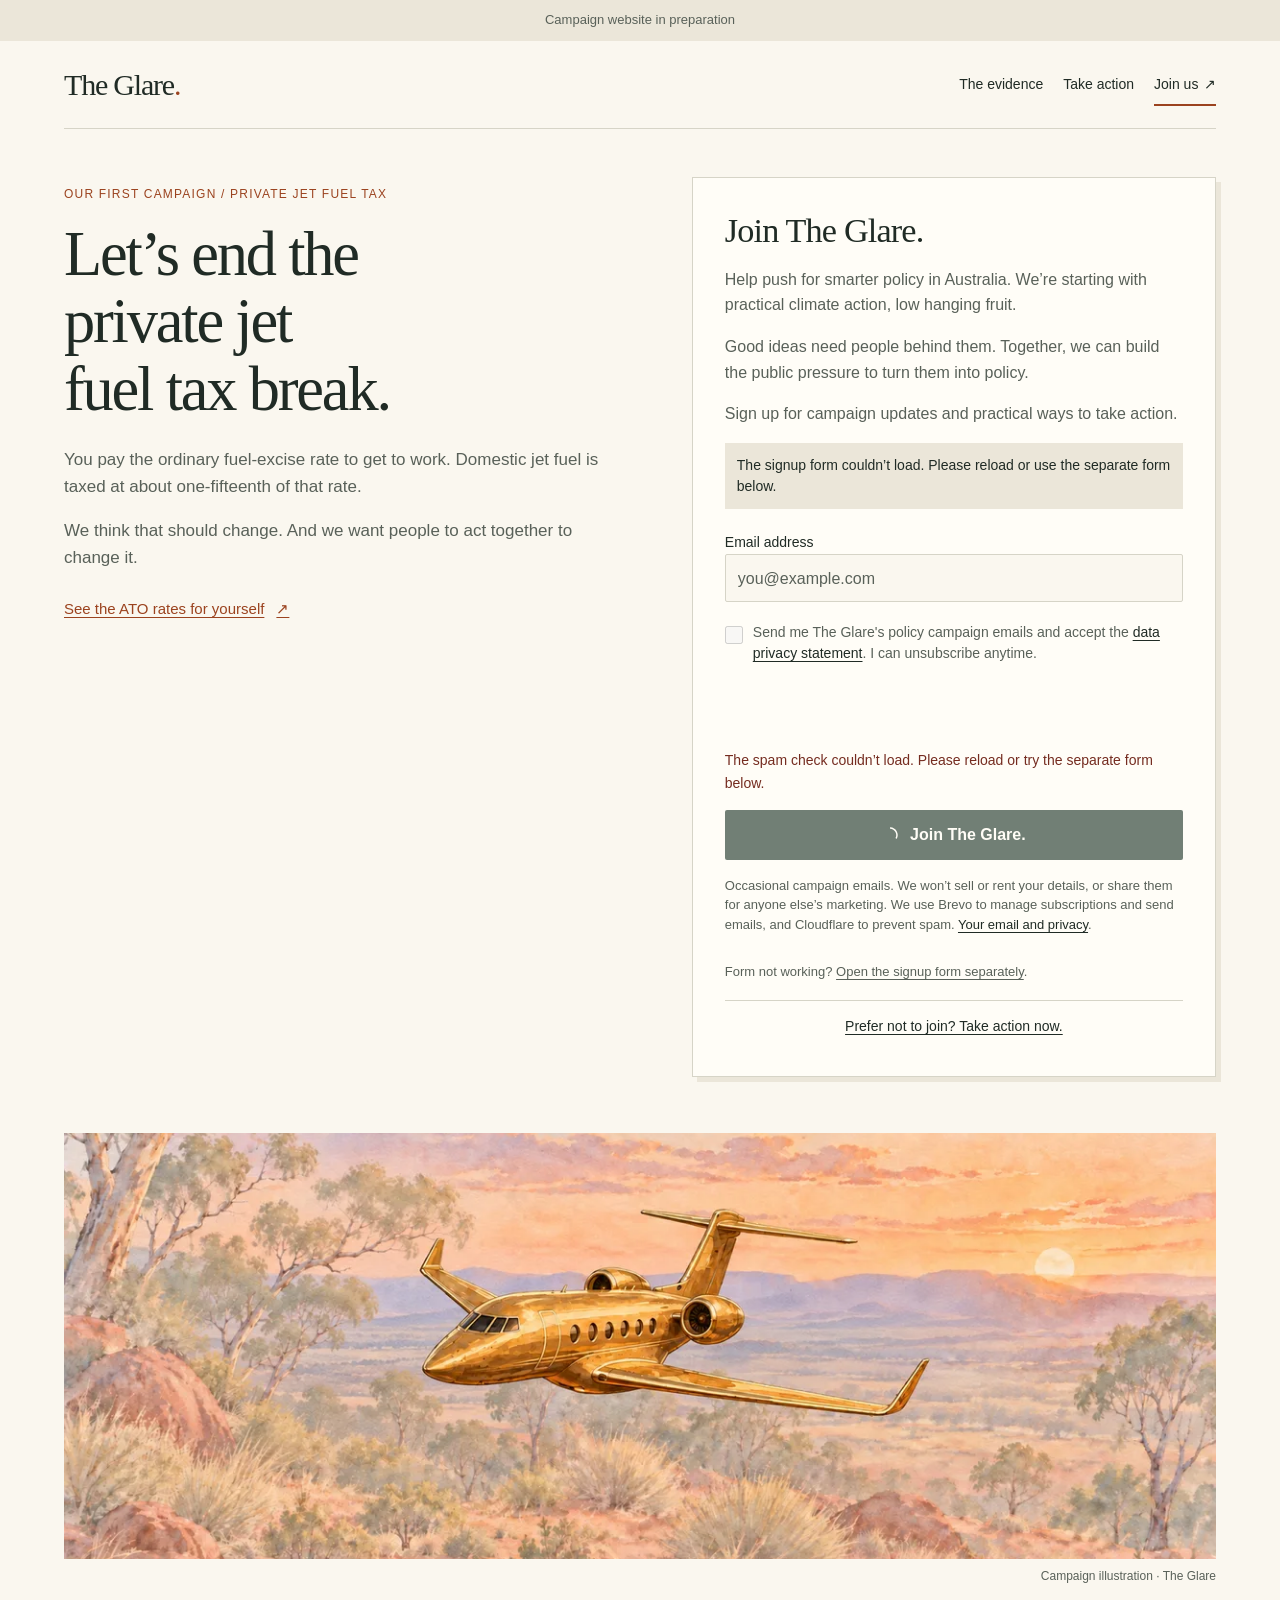
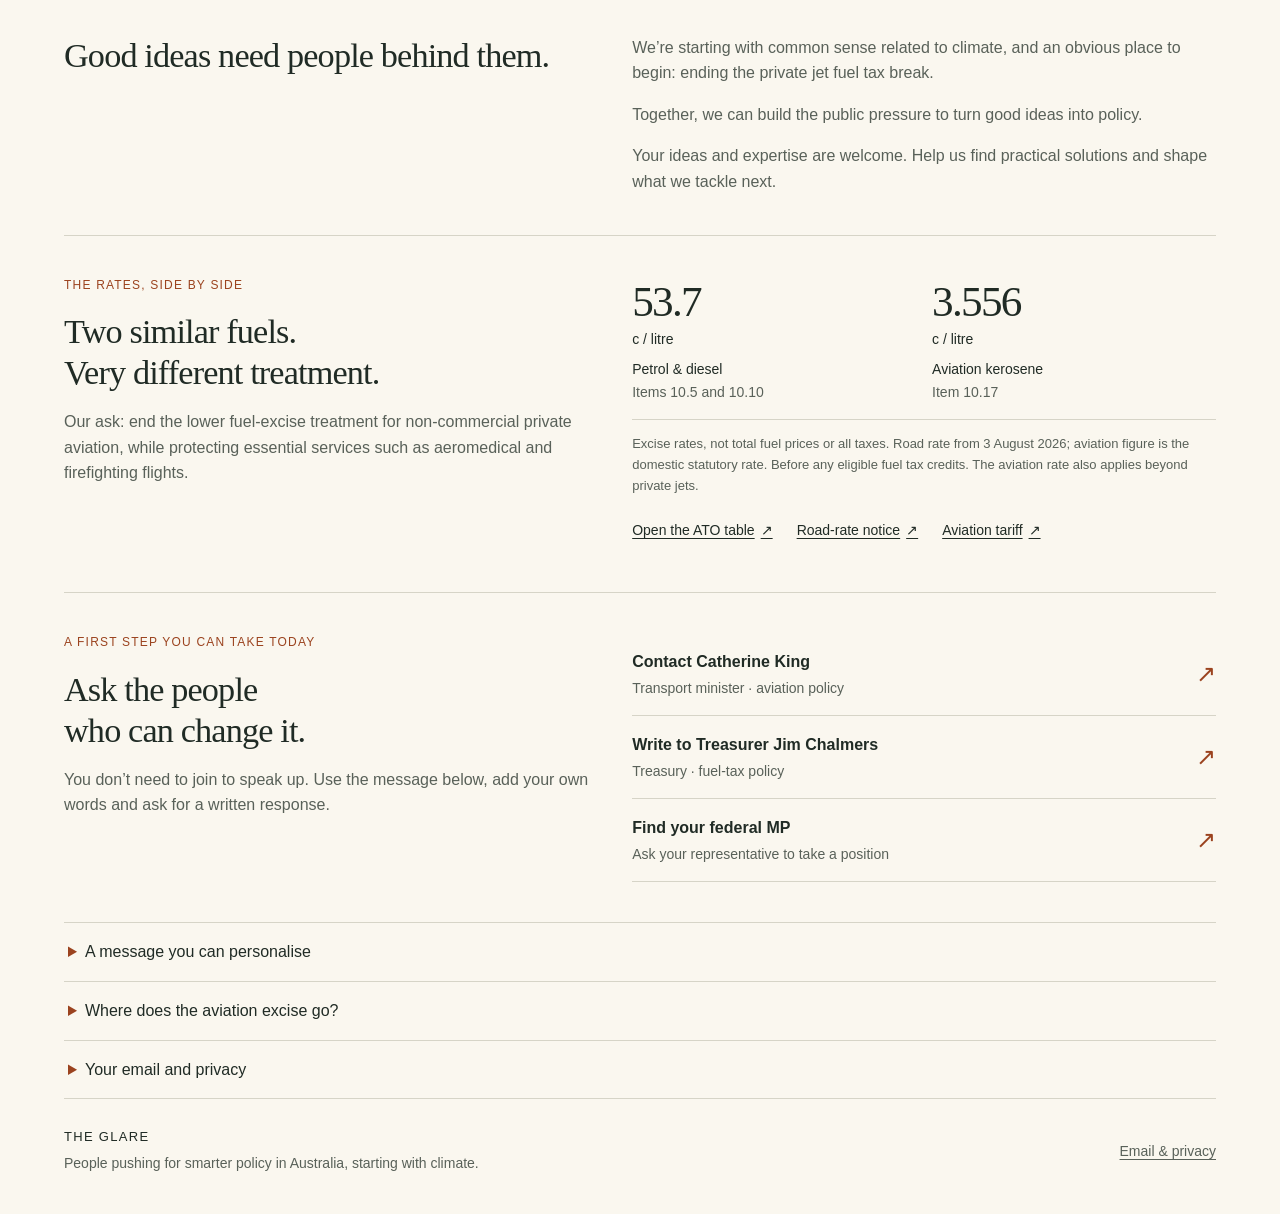
<file: index.html>
<!doctype html>
<html lang="en-AU">
<head>
  <meta charset="utf-8">
  <meta name="viewport" content="width=device-width, initial-scale=1">
  <meta name="description" content="Help push for smarter policy in Australia. Bring your ideas and help build public pressure for change, starting with the private jet fuel tax break.">
  <meta name="theme-color" content="#faf7ef">
  <meta name="robots" content="noindex, nofollow">
  <meta name="referrer" content="strict-origin-when-cross-origin">
  <title>The Glare | Let’s end the private jet fuel tax break.</title>
  <link rel="icon" href="./assets/favicon.svg" type="image/svg+xml">
  <link rel="stylesheet" href="https://sibforms.com/forms/end-form/build/sib-styles.css">
  <link rel="stylesheet" href="./styles.css">
</head>
<body>
  <a class="skip-link" href="#main">Skip to content</a>
  <div class="prelaunch-note">Campaign website in preparation</div>
  <div class="page-shell">
    <header class="site-header">
      <a class="brand" href="#main" aria-label="The Glare home">The Glare<span>.</span></a>
      <nav aria-label="Main navigation">
        <a href="#evidence">The evidence</a>
        <a href="#action">Take action</a>
        <a class="nav-join" href="#join">Join us <span aria-hidden="true">↗</span></a>
      </nav>
    </header>

    <main id="main" tabindex="-1">
      <section class="hero" aria-labelledby="campaign-title">
        <div class="hero-copy">
          <p class="eyebrow">Our first campaign / private jet fuel tax</p>
          <h1 id="campaign-title">Let’s end the private jet fuel tax break.</h1>
          <p class="intro">You pay the ordinary fuel-excise rate to get to work. Domestic jet fuel is taxed at about one-fifteenth of that rate.</p>
          <p class="intro">We think that should change. And we want people to act together to change it.</p>
          <a class="evidence-link" href="https://www.ato.gov.au/businesses-and-organisations/gst-excise-and-indirect-taxes/excise-on-fuel-and-petroleum-products/excise-duty-rates-for-fuel-and-petroleum-products">See the ATO rates for yourself <span aria-hidden="true">↗</span></a>
        </div>

        <section class="signup" id="join" aria-labelledby="join-title">
          <h2 id="join-title">Join The Glare.</h2>
          <p>Help push for smarter policy in Australia. We’re starting with practical climate action, low hanging fruit.</p>
          <p>Good ideas need people behind them. Together, we can build the public pressure to turn them into policy.</p>
          <p>Sign up for campaign updates and practical ways to take action.</p>
<p class="signup-status" id="signup-loading" role="status">Loading secure signup…</p>
<div class="sib-form">
  <div id="sib-form-container" class="sib-form-container">
    <div id="error-message" role="alert" tabindex="-1" class="sib-form-message-panel">
      <div class="sib-form-message-panel__text sib-form-message-panel__text--center">
        <svg aria-hidden="true" focusable="false" viewBox="0 0 512 512" class="sib-icon sib-notification__icon">
          <path d="M256 40c118.621 0 216 96.075 216 216 0 119.291-96.61 216-216 216-119.244 0-216-96.562-216-216 0-119.203 96.602-216 216-216m0-32C119.043 8 8 119.083 8 256c0 136.997 111.043 248 248 248s248-111.003 248-248C504 119.083 392.957 8 256 8zm-11.49 120h22.979c6.823 0 12.274 5.682 11.99 12.5l-7 168c-.268 6.428-5.556 11.5-11.99 11.5h-8.979c-6.433 0-11.722-5.073-11.99-11.5l-7-168c-.283-6.818 5.167-12.5 11.99-12.5zM256 340c-15.464 0-28 12.536-28 28s12.536 28 28 28 28-12.536 28-28-12.536-28-28-28z" />
        </svg>
        <span class="sib-form-message-panel__inner-text">
                Your subscription could not be saved. Please try again.
          </span>
      </div>
    </div>
    <div></div>
    <div id="success-message" role="status" aria-live="polite" tabindex="-1" class="sib-form-message-panel">
      <div class="sib-form-message-panel__text sib-form-message-panel__text--center">
        <svg aria-hidden="true" focusable="false" viewBox="0 0 512 512" class="sib-icon sib-notification__icon">
          <path d="M256 8C119.033 8 8 119.033 8 256s111.033 248 248 248 248-111.033 248-248S392.967 8 256 8zm0 464c-118.664 0-216-96.055-216-216 0-118.663 96.055-216 216-216 118.664 0 216 96.055 216 216 0 118.663-96.055 216-216 216zm141.63-274.961L217.15 376.071c-4.705 4.667-12.303 4.637-16.97-.068l-85.878-86.572c-4.667-4.705-4.637-12.303.068-16.97l8.52-8.451c4.705-4.667 12.303-4.637 16.97.068l68.976 69.533 163.441-162.13c4.705-4.667 12.303-4.637 16.97.068l8.451 8.52c4.668 4.705 4.637 12.303-.068 16.97z" />
        </svg>
        <span class="sib-form-message-panel__inner-text">
                One more step: check your inbox and click the confirmation link to finish joining The Glare. If it hasn’t arrived after a few minutes, check your spam folder.
          </span>
      </div>
    </div>
    <div></div>
    <div id="sib-container" class="sib-container--large sib-container--vertical">
      <form id="sib-form" method="POST" action="https://0138057a.sibforms.com/serve/[base64]" data-type="subscription" aria-label="Join The Glare" aria-describedby="signup-privacy">
<fieldset id="signup-fields" disabled><legend class="visually-hidden">Campaign email signup</legend>
        <div>
          <div class="sib-input sib-form-block">
            <div class="form__entry entry_block">
              <div class="form__label-row ">
                <label class="entry__label" for="EMAIL" data-required="*">Email address</label>
                <div class="entry__field">
                  <input class="input " type="email" id="EMAIL" name="EMAIL" autocomplete="email" inputmode="email" autocapitalize="none" spellcheck="false" aria-describedby="email-error" value="" placeholder="you@example.com" data-required="true" required />
                </div>
              </div>
              <label id="email-error" class="entry__error entry__error--primary" aria-live="polite">
              </label>
            </div>
          </div>
        </div>
        <div>
          <div class="sib-optin sib-form-block" data-required="true">
            <div class="form__entry entry_mcq">
              <div class="form__label-row ">
                <div class="entry__choice">
                  <label>
                    <input type="checkbox" class="input_replaced" value="1" id="OPT_IN" name="OPT_IN" aria-describedby="consent-error" required />
                    <span class="checkbox checkbox_tick_positive"
            ></span><span><p>Send me The Glare&#39;s policy campaign emails and accept the <a href="./privacy.html">data privacy statement</a>. I can unsubscribe anytime.</p><span data-required="*" class="entry__label entry__label_optin"></span></span>
                  </label>
                </div>
              </div>
              <label id="consent-error" class="entry__error entry__error--primary" aria-live="polite">
              </label>
            </div>
          </div>
        </div>
        <div>
          <div class="sib-captcha sib-form-block">
            <div class="form__entry entry_block">
              <div class="form__label-row ">
                <div class="cf-turnstile g-recaptcha" data-sitekey="0x4AAAAAAE7JT_w22A8nJU8M" id="sib-captcha" data-size="flexible" data-theme="light" data-callback="handleCaptchaResponse" data-error-callback="handleCaptchaError" data-expired-callback="handleCaptchaExpired" data-language="en"></div>
              </div>
              <label id="captcha-error" class="entry__error entry__error--primary" aria-live="polite">
              </label>
            </div>
          </div>
        </div>
        <div>
          <div class="sib-form-block">
            <button class="primary-button sib-form-block__button sib-form-block__button-with-loader" form="sib-form" type="submit">
              <svg aria-hidden="true" focusable="false" class="icon clickable__icon progress-indicator__icon sib-hide-loader-icon" viewBox="0 0 512 512">
                <path d="M460.116 373.846l-20.823-12.022c-5.541-3.199-7.54-10.159-4.663-15.874 30.137-59.886 28.343-131.652-5.386-189.946-33.641-58.394-94.896-95.833-161.827-99.676C261.028 55.961 256 50.751 256 44.352V20.309c0-6.904 5.808-12.337 12.703-11.982 83.556 4.306 160.163 50.864 202.11 123.677 42.063 72.696 44.079 162.316 6.031 236.832-3.14 6.148-10.75 8.461-16.728 5.01z" />
              </svg>
              Join The Glare.
            </button>
          </div>
        </div>
        <div>
          <div class="sib-form-block">
            <div class="sib-text-form-block">
              <p id="signup-privacy">Occasional campaign emails. We won’t sell or rent your details, or share them for anyone else’s marketing. We use Brevo to manage subscriptions and send emails, and Cloudflare to prevent spam. <a href="./privacy.html">Your email and privacy</a>.</p>
            </div>
          </div>
        </div>
        <input type="text" name="email_address_check" value="" class="input--hidden" tabindex="-1" aria-hidden="true" autocomplete="off">
        <input type="hidden" name="locale" value="en">
      </fieldset></form>
    </div>
  </div>
</div>
<p class="signup-fallback">Form not working? <a href="https://0138057a.sibforms.com/serve/[base64]">Open the signup form separately</a>.</p>
<noscript><p class="fine-print">Signup needs JavaScript for spam protection. You can enable it and reload, or take action below without joining.</p></noscript>
          <a class="signup-alternative" href="#action">Prefer not to join? Take action now.</a>
        </section>
      </section>

      <figure class="campaign-art">
        <picture>
          <source type="image/webp" srcset="./assets/jet-640.webp 640w, ./assets/jet-1200.webp 1200w, ./assets/jet-1672.webp 1672w" sizes="(min-width: 1280px) 1152px, (min-width: 768px) calc(100vw - 96px), calc(100vw - 40px)">
          <img src="./assets/jet-1200.jpg" width="1200" height="675" alt="A golden private jet centred above a sunlit Australian bush landscape, painted in watercolour." decoding="async">
        </picture>
        <figcaption>Campaign illustration · The Glare</figcaption>
      </figure>

      <section class="about section-grid" aria-labelledby="about-title">
        <h2 id="about-title">Good ideas need people behind them.</h2>
        <div class="prose">
          <p>We’re starting with common sense related to climate, and an obvious place to begin: ending the private jet fuel tax break.</p>
          <p>Together, we can build the public pressure to turn good ideas into policy.</p>
          <p>Your ideas and expertise are welcome. Help us find practical solutions and shape what we tackle next.</p>
        </div>
      </section>

      <section class="evidence section-grid" id="evidence" aria-labelledby="evidence-title">
        <div>
          <p class="eyebrow">The rates, side by side</p>
          <h2 id="evidence-title">Two similar fuels.<br>Very different treatment.</h2>
          <p class="section-intro">Our ask: end the lower fuel-excise treatment for non-commercial private aviation, while protecting essential services such as aeromedical and firefighting flights.</p>
        </div>
        <div>
          <dl class="rates">
            <div><dt>Petrol &amp; diesel <span>Items 10.5 and 10.10</span></dt><dd>53.7 <span>c / litre</span></dd></div>
            <div><dt>Aviation kerosene <span>Item 10.17</span></dt><dd>3.556 <span>c / litre</span></dd></div>
          </dl>
          <p class="fine-print">Excise rates, not total fuel prices or all taxes. Road rate from 3 August 2026; aviation figure is the domestic statutory rate. Before any eligible fuel tax credits. The aviation rate also applies beyond private jets.</p>
          <ul class="source-links" aria-label="Sources for excise rates">
            <li><a href="https://www.ato.gov.au/businesses-and-organisations/gst-excise-and-indirect-taxes/excise-on-fuel-and-petroleum-products/excise-duty-rates-for-fuel-and-petroleum-products">Open the ATO table <span aria-hidden="true">↗</span></a></li>
            <li><a href="https://www.legislation.gov.au/C2026G00508/asmade/2026-08-03/text/original/epub/OEBPS/document_1/document_1.html">Road-rate notice <span aria-hidden="true">↗</span></a></li>
            <li><a href="https://www.legislation.gov.au/C1921A00026/2026-04-01/2026-04-01/text/original/epub/OEBPS/document_1/document_1.html">Aviation tariff <span aria-hidden="true">↗</span></a></li>
          </ul>
        </div>
      </section>

      <section class="action section-grid" id="action" aria-labelledby="action-title">
        <div>
          <p class="eyebrow">A first step you can take today</p>
          <h2 id="action-title">Ask the people<br>who can change it.</h2>
          <p class="section-intro">You don’t need to join to speak up. Use the message below, add your own words and ask for a written response.</p>
        </div>
        <ul class="contacts">
          <li><a href="https://minister.infrastructure.gov.au/c-king/contact"><span><strong>Contact Catherine King</strong><span class="contact-role">Transport minister · aviation policy</span></span><span class="arrow" aria-hidden="true">↗</span></a></li>
          <li><a href="https://treasury.gov.au/the-department/contact-us/ministerial-correspondence"><span><strong>Write to Treasurer Jim Chalmers</strong><span class="contact-role">Treasury · fuel-tax policy</span></span><span class="arrow" aria-hidden="true">↗</span></a></li>
          <li><a href="https://www.aph.gov.au/members/"><span><strong>Find your federal MP</strong><span class="contact-role">Ask your representative to take a position</span></span><span class="arrow" aria-hidden="true">↗</span></a></li>
        </ul>
      </section>

      <section class="questions" aria-label="Campaign information">
        <details>
          <summary>A message you can personalise</summary>
          <div class="details-content">
            <div class="letter">
              <p><strong>Subject: End the fuel-excise disparity for private aviation</strong></p>
              <p>Dear [Minister / MP’s name],</p>
              <p>I’m asking you to support ending the lower domestic fuel-excise treatment for non-commercial private aviation. People buying petrol or diesel for ordinary commuting face a higher rate per litre than private jet aviation. I don’t think that is fair.</p>
              <p>Will you support reform that ends this disparity, protects essential services such as aeromedical and firefighting flights, and maintains aviation safety funding?</p>
              <p>Please explain your position and what action you will take. I would appreciate a written reply.</p>
              <p>[Your name]<br>[Your suburb or town]</p>
            </div>
            <p class="fine-print">Choose a recipient, personalise the message and send it yourself using their official contact details.</p>
          </div>
        </details>
        <details>
          <summary>Where does the aviation excise go?</summary>
          <div class="details-content prose">
            <p>The Parliamentary Budget Office explains that aviation fuel-excise revenue is provided to CASA to fund aviation safety regulation. Ordinary fuel excise principally raises revenue for the federal budget.</p>
            <p>Safety regulation benefits the public. Our argument is about the different tax rates, not a claim that CASA funding is money returned to jet owners.</p>
            <p><a href="https://www.pbo.gov.au/about-budgets/budget-insights/budget-explainers/fuel-taxation-australia">Read the PBO explanation <span aria-hidden="true">↗</span></a></p>
          </div>
        </details>
        <details id="privacy">
          <summary>Your email and privacy</summary>
          <div class="details-content prose">
            <p>We send occasional policy campaign emails, starting with climate. You can unsubscribe anytime. We won’t sell or rent your details, or share them for anyone else’s marketing.</p>
            <p>Brevo manages subscriptions and email delivery. Cloudflare Turnstile helps prevent spam. <a href="./privacy.html">Read the privacy notice</a> for details about information handling and your choices.</p>
          </div>
        </details>
      </section>
    </main>

    <footer class="site-footer">
      <div><span class="footer-brand">The Glare</span><p>People pushing for smarter policy in Australia, starting with climate.</p></div>
      <a href="#privacy" id="privacy-link">Email &amp; privacy</a>
    </footer>
  </div>
  <script src="./site.js" defer></script>
  <script src="https://sibforms.com/forms/end-form/build/main.js" defer onload="glareFormReady()" onerror="glareFormUnavailable()"></script>
  <script src="https://challenges.cloudflare.com/turnstile/v0/api.js" defer onerror="handleCaptchaError()"></script>
</body>
</html>
</file>
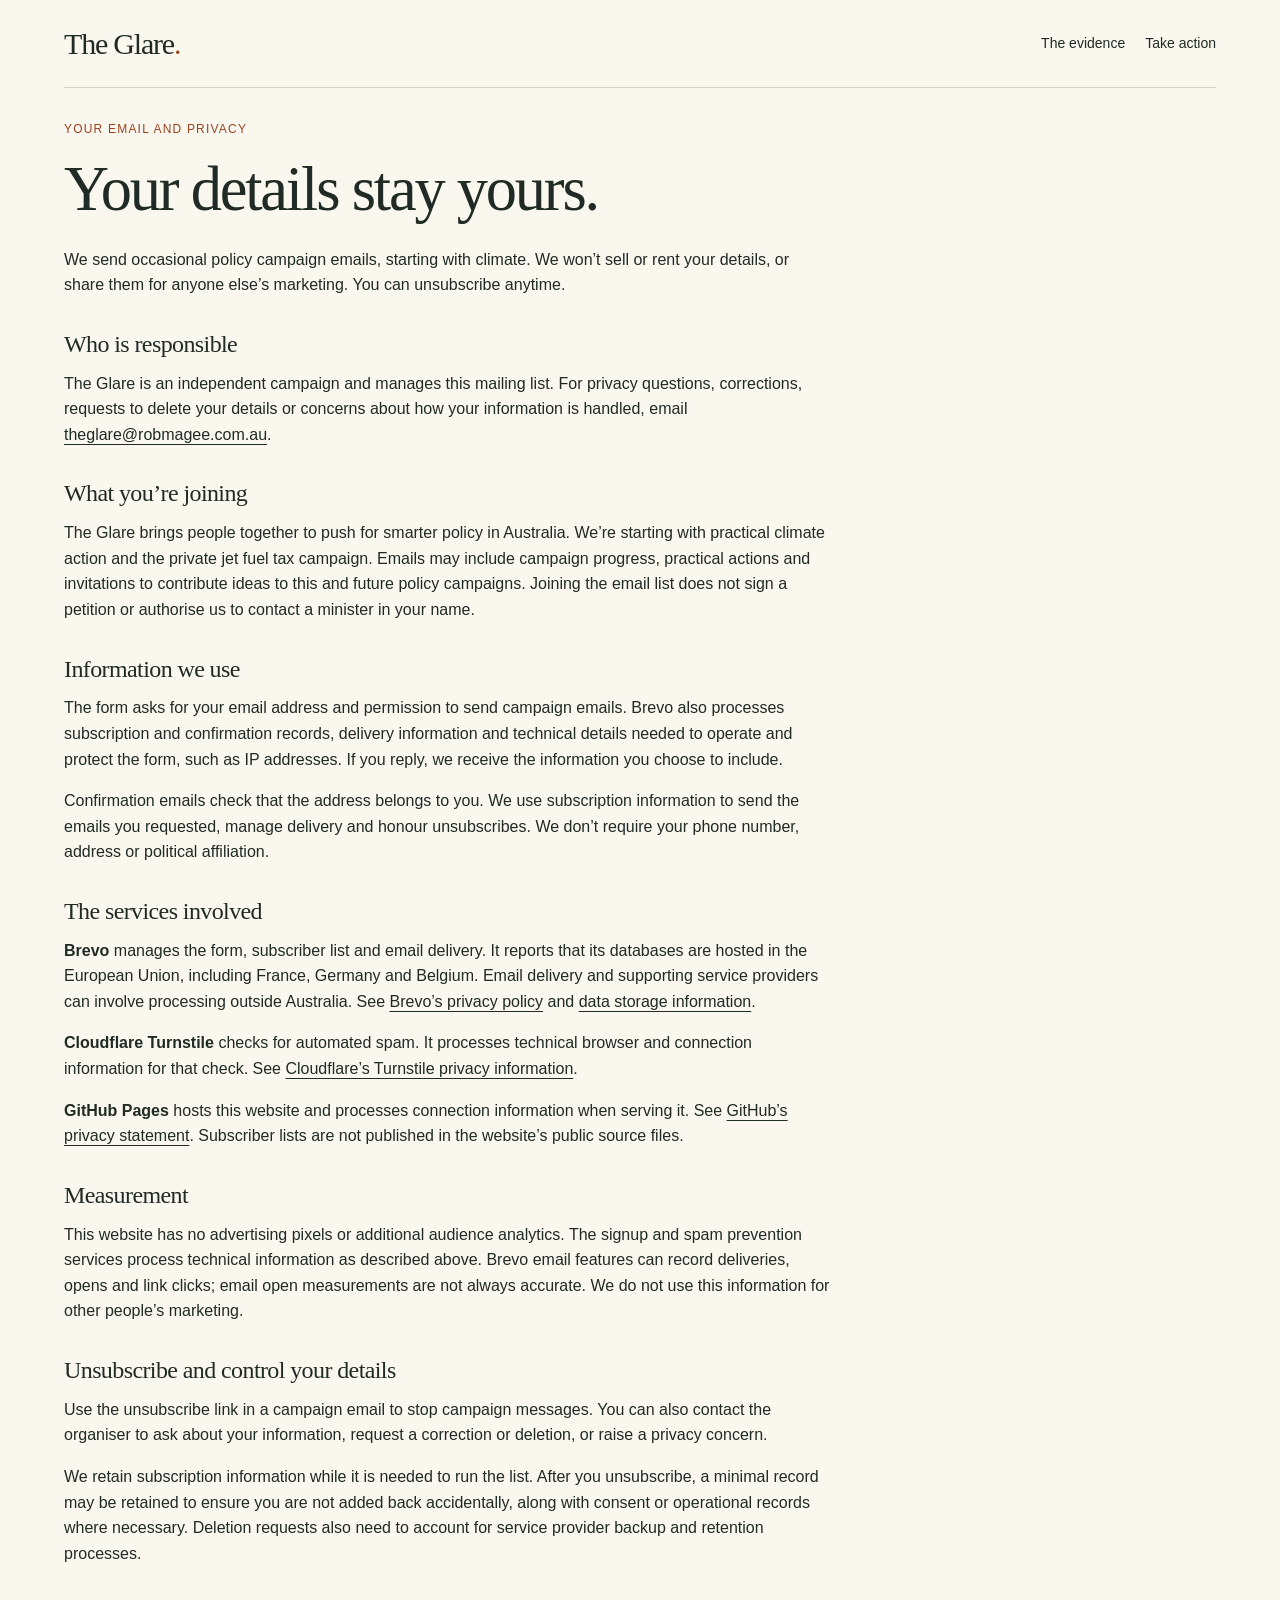
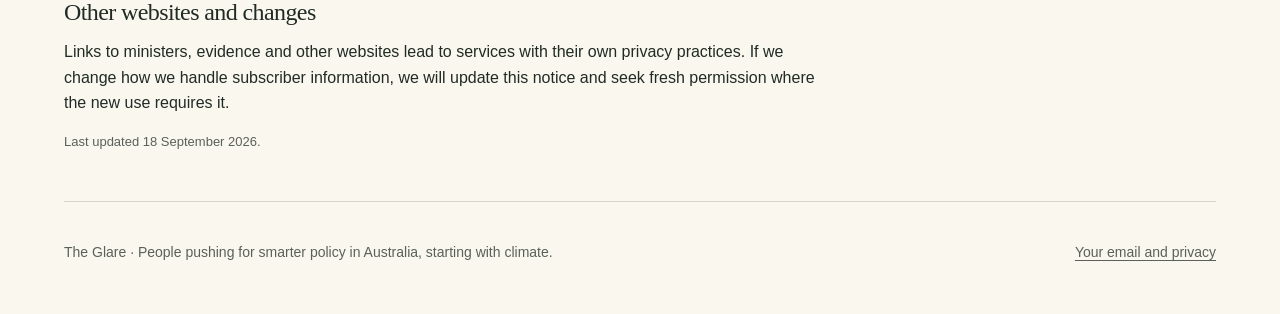
<file: privacy.html>
<!doctype html>
<html lang="en-AU"><head><meta charset="utf-8"><meta name="viewport" content="width=device-width, initial-scale=1"><meta name="robots" content="noindex, nofollow"><meta name="referrer" content="strict-origin-when-cross-origin"><meta name="theme-color" content="#faf7ef"><title>Your email and privacy | The Glare</title><link rel="icon" href="./assets/favicon.svg" type="image/svg+xml"><link rel="stylesheet" href="./styles.css"></head>
<body><a class="skip-link" href="#main">Skip to content</a><div class="page-shell"><header class="site-header"><a class="brand" href="./index.html">The Glare<span>.</span></a><nav aria-label="Main navigation"><a href="./index.html#evidence">The evidence</a><a href="./index.html#action">Take action</a></nav></header><main id="main" class="privacy-page" tabindex="-1">
<p class="eyebrow">Your email and privacy</p><h1>Your details stay yours.</h1>
<p>We send occasional policy campaign emails, starting with climate. We won’t sell or rent your details, or share them for anyone else’s marketing. You can unsubscribe anytime.</p>
<h2>Who is responsible</h2>
<p>The Glare is an independent campaign and manages this mailing list. For privacy questions, corrections, requests to delete your details or concerns about how your information is handled, email <a href="mailto:theglare@robmagee.com.au">theglare@robmagee.com.au</a>.</p>
<h2>What you’re joining</h2>
<p>The Glare brings people together to push for smarter policy in Australia. We’re starting with practical climate action and the private jet fuel tax campaign. Emails may include campaign progress, practical actions and invitations to contribute ideas to this and future policy campaigns. Joining the email list does not sign a petition or authorise us to contact a minister in your name.</p>
<h2>Information we use</h2>
<p>The form asks for your email address and permission to send campaign emails. Brevo also processes subscription and confirmation records, delivery information and technical details needed to operate and protect the form, such as IP addresses. If you reply, we receive the information you choose to include.</p>
<p>Confirmation emails check that the address belongs to you. We use subscription information to send the emails you requested, manage delivery and honour unsubscribes. We don’t require your phone number, address or political affiliation.</p>
<h2>The services involved</h2>
<p><strong>Brevo</strong> manages the form, subscriber list and email delivery. It reports that its databases are hosted in the European Union, including France, Germany and Belgium. Email delivery and supporting service providers can involve processing outside Australia. See <a href="https://www.brevo.com/legal/privacypolicy/">Brevo’s privacy policy</a> and <a href="https://help.brevo.com/hc/en-us/articles/360001005510-Data-storage-location">data storage information</a>.</p>
<p><strong>Cloudflare Turnstile</strong> checks for automated spam. It processes technical browser and connection information for that check. See <a href="https://www.cloudflare.com/turnstile-privacy-policy/">Cloudflare’s Turnstile privacy information</a>.</p>
<p><strong>GitHub Pages</strong> hosts this website and processes connection information when serving it. See <a href="https://docs.github.com/en/site-policy/privacy-policies/github-general-privacy-statement">GitHub’s privacy statement</a>. Subscriber lists are not published in the website’s public source files.</p>
<h2>Measurement</h2>
<p>This website has no advertising pixels or additional audience analytics. The signup and spam prevention services process technical information as described above. Brevo email features can record deliveries, opens and link clicks; email open measurements are not always accurate. We do not use this information for other people’s marketing.</p>
<h2>Unsubscribe and control your details</h2>
<p>Use the unsubscribe link in a campaign email to stop campaign messages. You can also contact the organiser to ask about your information, request a correction or deletion, or raise a privacy concern.</p>
<p>We retain subscription information while it is needed to run the list. After you unsubscribe, a minimal record may be retained to ensure you are not added back accidentally, along with consent or operational records where necessary. Deletion requests also need to account for service provider backup and retention processes.</p>
<h2>Other websites and changes</h2>
<p>Links to ministers, evidence and other websites lead to services with their own privacy practices. If we change how we handle subscriber information, we will update this notice and seek fresh permission where the new use requires it.</p>
<p class="fine-print">Last updated 18 September 2026.</p>
</main><footer class="site-footer"><p>The Glare · People pushing for smarter policy in Australia, starting with climate.</p><a href="./privacy.html">Your email and privacy</a></footer></div></body></html>
</file>
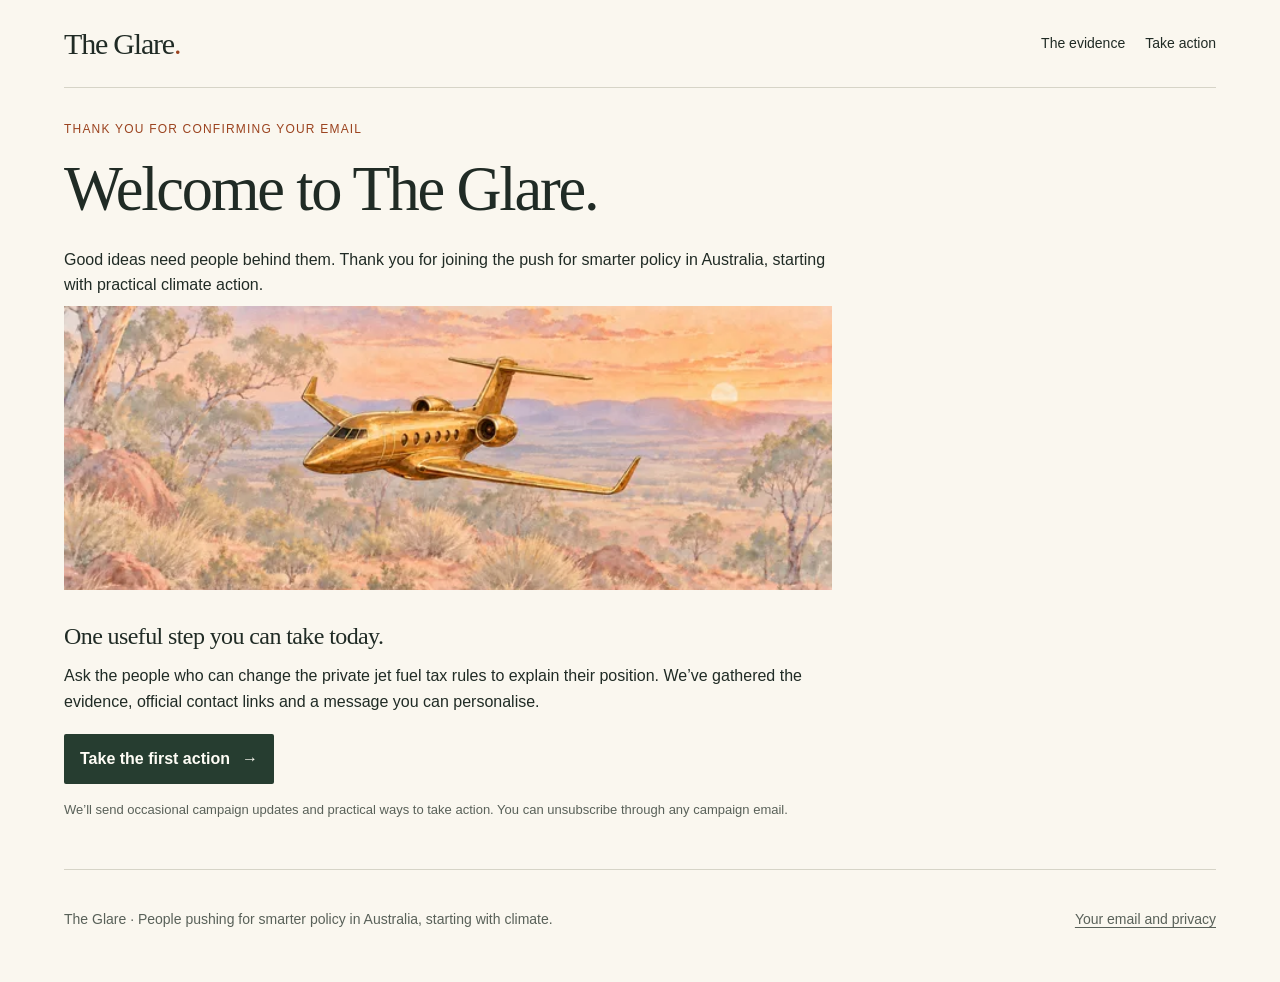
<file: welcome.html>
<!doctype html>
<html lang="en-AU"><head><meta charset="utf-8"><meta name="viewport" content="width=device-width, initial-scale=1"><meta name="robots" content="noindex, nofollow"><meta name="referrer" content="strict-origin-when-cross-origin"><meta name="theme-color" content="#faf7ef"><title>Welcome | The Glare</title><link rel="icon" href="./assets/favicon.svg" type="image/svg+xml"><link rel="stylesheet" href="./styles.css"></head>
<body><a class="skip-link" href="#main">Skip to content</a><div class="page-shell"><header class="site-header"><a class="brand" href="./index.html">The Glare<span>.</span></a><nav aria-label="Main navigation"><a href="./index.html#evidence">The evidence</a><a href="./index.html#action">Take action</a></nav></header><main id="main" class="privacy-page" tabindex="-1">
<p class="eyebrow">Thank you for confirming your email</p><h1>Welcome to The Glare.</h1>
<p>Good ideas need people behind them. Thank you for joining the push for smarter policy in Australia, starting with practical climate action.</p>
<figure class="campaign-art"><img src="./assets/jet-640.webp" width="640" height="360" alt="A golden private jet above the Australian bush, painted in watercolour."></figure>
<h2>One useful step you can take today.</h2>
<p>Ask the people who can change the private jet fuel tax rules to explain their position. We’ve gathered the evidence, official contact links and a message you can personalise.</p>
<p><a class="primary-button welcome-action" href="./index.html#action">Take the first action <span aria-hidden="true">→</span></a></p>
<p class="fine-print">We’ll send occasional campaign updates and practical ways to take action. You can unsubscribe through any campaign email.</p>
</main><footer class="site-footer"><p>The Glare · People pushing for smarter policy in Australia, starting with climate.</p><a href="./privacy.html">Your email and privacy</a></footer></div></body></html>
</file>
<file: styles.css>
/* Mobile first. Breakpoints follow available content width, not device names. */
:root {
  color-scheme: light;
  --paper: #faf7ef;
  --ink: #202b25;
  --soft: #ebe6d9;
  --muted: #596159;
  --line: #d6d4c7;
  --accent: #9b431f;
  --panel: #fffdf7;
  --button: #263d30;
  --button-text: #fffdf6;
  font-family: Arial, Helvetica, sans-serif;
  font-size: 100%;
  line-height: 1.6;
  background: var(--paper);
  color: var(--ink);
  -webkit-text-size-adjust: 100%;
}
*, *::before, *::after { box-sizing: border-box; }
body { margin: 0; }
h1, h2, p, figure, dl { margin: 0; }
a { color: inherit; text-underline-offset: .22em; text-decoration-thickness: .075em; }
a:hover { text-decoration-thickness: .14em; }
button, input { font: inherit; }
button, a, summary, label { -webkit-tap-highlight-color: transparent; touch-action: manipulation; }
:focus-visible { outline: 3px solid var(--accent); outline-offset: 5px; border-radius: 2px; }
[id] { scroll-margin-top: 1.5rem; }
p, a, h1, h2, dt, dd, span { overflow-wrap: break-word; }
.page-shell { width: min(100% - 2.5rem, 72rem); margin-inline: auto; }
.skip-link { position: absolute; top: .5rem; left: .5rem; z-index: 5; padding: .75rem 1rem; background: var(--ink); color: var(--paper); transform: translateY(-200%); }
.skip-link:focus { transform: translateY(0); }
.visually-hidden { position: absolute; width: 1px; height: 1px; padding: 0; margin: -1px; overflow: hidden; clip-path: inset(50%); white-space: nowrap; border: 0; }
.prelaunch-note { padding: .625rem 1.25rem; background: var(--soft); color: var(--muted); text-align: center; font-size: .8125rem; }
.site-header { display: flex; flex-wrap: wrap; align-items: center; justify-content: space-between; gap: .375rem 1.5rem; padding-block: .875rem; border-bottom: 1px solid var(--line); }
.brand { font-family: Georgia, 'Times New Roman', serif; font-size: 1.875rem; line-height: 1.3; letter-spacing: -.04em; text-decoration: none; padding-block: .25rem; white-space: nowrap; }
.brand span { color: var(--accent); }
nav { display: flex; align-items: center; flex-wrap: wrap; gap: .25rem 1.25rem; }
nav a { display: inline-flex; align-items: center; gap: .35rem; padding-block: .625rem; min-height: 2.75rem; font-size: .875rem; text-decoration: none; }
.nav-join { box-shadow: inset 0 -2px var(--accent); }
.hero { display: grid; gap: 2rem; padding-block: 2rem; align-items: start; }
.hero > *, .section-grid > * { min-width: 0; }
.eyebrow { color: var(--accent); font-size: .75rem; text-transform: uppercase; letter-spacing: .1em; line-height: 1.6; margin-bottom: 1rem; }
h1, h2 { font-family: Georgia, 'Times New Roman', serif; font-weight: 400; text-wrap: balance; }
h1 { font-size: clamp(2.25rem, 1.5rem + 3vw, 4rem); line-height: 1.08; letter-spacing: -.035em; max-width: 13ch; margin-bottom: 1.5rem; }
h2 { font-size: clamp(1.75rem, 1.5rem + .8vw, 2.25rem); line-height: 1.2; letter-spacing: -.025em; }
.intro { max-width: 34rem; color: var(--muted); font-size: 1.0625rem; }
.intro + .intro { margin-top: 1rem; }
.evidence-link { display: inline-flex; align-items: center; gap: .75rem; min-height: 2.75rem; margin-top: 1rem; color: var(--accent); font-size: .9375rem; }
.signup { padding: clamp(1.125rem, 3vw, 2rem); background: var(--panel); border: 1px solid var(--line); box-shadow: 5px 5px 0 var(--soft); }
.signup > p { margin-top: 1rem; color: var(--muted); }
.signup .signup-status { padding: .75rem; background: var(--soft); font-size: .875rem; line-height: 1.5; color: var(--ink); }
fieldset { min-width: 0; padding: 0; margin: 1.25rem 0 0; border: 0; }
.field-label { display: block; font-size: .875rem; margin-bottom: .5rem; }
input[type='email'] { width: 100%; min-width: 0; min-height: 3rem; padding: .625rem .75rem; border: 1px solid var(--line); border-radius: 2px; background: var(--paper); color: var(--ink); font-size: 1rem; }
input::placeholder { color: var(--muted); opacity: 1; }
input:disabled { opacity: 1; -webkit-text-fill-color: var(--muted); cursor: not-allowed; }
.consent { display: flex; align-items: flex-start; gap: .625rem; margin-block: .875rem 1rem; padding-block: .25rem; min-height: 2.75rem; color: var(--muted); font-size: .875rem; line-height: 1.5; }
.consent input { width: 1.125rem; height: 1.125rem; flex: 0 0 1.125rem; margin: .125rem 0 0; accent-color: var(--button); }
.primary-button { display: flex; align-items: center; justify-content: center; gap: .75rem; width: 100%; min-height: 3rem; padding: .75rem 1rem; border: 0; border-radius: 2px; background: var(--button); color: var(--button-text); font-weight: 600; }
.primary-button:disabled { opacity: .65; cursor: not-allowed; }
.signup-alternative { display: block; margin-top: 1.125rem; padding-block: .875rem .25rem; min-height: 2.75rem; border-top: 1px solid var(--line); text-align: center; font-size: .875rem; }
.campaign-art { margin-block: .5rem 0; }
.campaign-art picture { display: block; }
.campaign-art img { display: block; width: 100%; height: auto; }
.campaign-art figcaption { padding-block: .5rem; text-align: right; color: var(--muted); font-size: .75rem; }
.section-grid { display: grid; gap: 1.75rem; padding-block: 2rem; }
.section-intro { margin-top: 1rem; max-width: 34rem; color: var(--muted); }
.about { border-bottom: 1px solid var(--line); }
.about .prose { color: var(--muted); }
.evidence { border-bottom: 1px solid var(--line); }
.rates { display: grid; grid-template-columns: repeat(2, minmax(0, 1fr)); gap: 1rem; padding-bottom: 1rem; border-bottom: 1px solid var(--line); }
.rates > div { display: flex; flex-direction: column; gap: .625rem; }
.rates dt { order: 1; font-size: .875rem; }
.rates dt span { display: block; color: var(--muted); }
.rates dd { margin: 0; font-family: Georgia, 'Times New Roman', serif; font-size: clamp(1.875rem, 1.5rem + 1.5vw, 2.75rem); line-height: 1.2; letter-spacing: -.04em; }
.rates dd span { display: block; margin-top: .25rem; font-family: Arial, Helvetica, sans-serif; font-size: .875rem; letter-spacing: 0; }
.fine-print { margin-top: .875rem; color: var(--muted); font-size: .8125rem; }
.source-links { display: flex; flex-wrap: wrap; gap: 0 1.5rem; margin: .75rem 0 0; padding: 0; list-style: none; }
.source-links a { display: inline-flex; align-items: center; gap: .375rem; min-height: 2.75rem; font-size: .875rem; }
.contacts { margin: 0; padding: 0; list-style: none; }
.contacts a { display: flex; align-items: center; justify-content: space-between; gap: 1rem; padding-block: 1rem; min-height: 4.5rem; border-bottom: 1px solid var(--line); text-decoration: none; }
.contacts strong { font-size: 1rem; font-weight: 600; }
.contacts a:hover strong { text-decoration: underline; text-underline-offset: .2em; }
.contact-role { display: block; margin-top: .125rem; color: var(--muted); font-size: .875rem; }
.arrow { color: var(--accent); font-size: 1.5rem; flex-shrink: 0; }
details { border-top: 1px solid var(--line); }
summary { cursor: pointer; padding: 1rem .25rem; min-height: 3.5rem; font-size: 1rem; }
summary::marker { color: var(--accent); }
.details-content { padding: 0 0 1.5rem; }
.letter { padding: clamp(1rem, 3vw, 1.75rem); background: var(--panel); }
.letter p + p, .prose p + p { margin-top: 1rem; }
.prose { max-width: 48rem; }
.site-footer { display: flex; flex-wrap: wrap; justify-content: space-between; align-items: center; gap: 1rem 2rem; padding-block: 1.75rem 2.5rem; border-top: 1px solid var(--line); color: var(--muted); font-size: .875rem; }
.footer-brand { display: block; margin-bottom: .25rem; color: var(--ink); text-transform: uppercase; letter-spacing: .1em; font-size: .8125rem; }
.site-footer a { display: inline-flex; align-items: center; min-height: 2.75rem; }
@media (min-width: 48rem) {
  .page-shell { width: min(100% - 6rem, 72rem); }
  .site-header { padding-block: 1.25rem; }
  .hero { padding-block: 3rem; gap: 2.5rem; }
  .section-grid { grid-template-columns: minmax(0, .95fr) minmax(0, 1.05fr); gap: 2.5rem; padding-block: 2.5rem; }
  .campaign-art img { aspect-ratio: 2.7; object-fit: cover; object-position: center 46%; }
  .hero-copy { max-width: 42rem; }
}
@media (min-width: 62rem) {
  .hero { grid-template-columns: minmax(0, 1.1fr) minmax(0, 1fr); gap: clamp(2rem, 4vw, 4rem); }
  .hero-copy { padding-top: .5rem; }
}
@media (prefers-reduced-motion: no-preference) {
  html { scroll-behavior: smooth; }
}
@media (forced-colors: active) {
  .signup, .primary-button, input { border: 1px solid ButtonText; }
  .primary-button:disabled { color: GrayText; }
}
@media print {
  .prelaunch-note, nav, .signup, .campaign-art, .skip-link { display: none; }
  .page-shell { width: 100%; }
  .hero, .section-grid { display: block; padding-block: 1rem; }
  .section-grid > div + div { margin-top: 1rem; }
  body { color: #000; background: #fff; }
}

/* Keep Brevo's supported form structure, with the campaign's typography and spacing. */
.signup .sib-form, .signup #sib-container { padding: 0; margin: 0; border: 0; background: transparent; text-align: left; font: inherit; }
.signup .sib-form { margin-top: 1.25rem; }
.signup #sib-form-container, .signup #sib-container { width: 100%; max-width: none; }
.signup fieldset { margin: 0; }
.signup .sib-form-block { padding: 0; font: inherit; }
.signup #sib-form > fieldset > div { margin-bottom: 1rem; }
.signup .entry__label { font: inherit; font-size: .875rem; color: var(--ink); margin-bottom: .5rem; }
.signup .entry__field { margin: 0; padding: 0; border: 0; background: transparent; box-shadow: none; }
.signup #EMAIL { width: 100%; height: auto; min-height: 3rem; padding: .625rem .75rem; border: 1px solid var(--line); border-radius: 2px; background: var(--paper); color: var(--ink); font: inherit; font-size: 1rem; }
.signup #EMAIL::placeholder { color: var(--muted); opacity: 1; }
.signup .entry__choice { font: inherit; margin: 0; }
.signup .entry__choice > label { display: flex; align-items: flex-start; gap: .625rem; min-height: 2.75rem; padding-block: .25rem; cursor: pointer; }
.signup #OPT_IN { position: static; opacity: 1; appearance: auto; width: 1.125rem; height: 1.125rem; flex: 0 0 1.125rem; margin: .2rem 0 0; accent-color: var(--button); }
.signup .entry__choice .checkbox { display: none; }
.signup .entry__choice p { font-size: .875rem; line-height: 1.5; color: var(--muted); }
.signup .entry__label_optin { display: none; }
.signup .primary-button { display: flex; background: var(--button); color: var(--button-text); font: inherit; font-weight: 600; cursor: pointer; }
.signup .primary-button:disabled { cursor: wait; }
.signup .primary-button svg { width: 1rem; height: 1rem; fill: currentColor; flex-shrink: 0; }
.signup .sib-text-form-block p, .signup-fallback { font-size: .8125rem; line-height: 1.5; color: var(--muted); }
.signup .sib-form-message-panel { display: none; margin: 0 0 1rem; padding: .75rem; max-width: 100%; font: inherit; font-size: .9375rem; border: 1px solid var(--line); border-radius: 2px; }
.signup .sib-form-message-panel--active { display: block; }
.signup #success-message { color: #23452e; background: #edf4e8; }
.signup #error-message { color: #752c20; background: #fff0eb; }
.signup .sib-form-message-panel__text { padding: 0; align-items: flex-start; }
.signup .sib-notification__icon { width: 1.25rem; height: 1.25rem; margin-top: .15rem; }
.signup .entry__error { font: inherit; font-size: .875rem; color: #752c20; }
.signup .input--hidden { display: none !important; }
.signup [hidden] { display: none !important; }
.signup .cf-turnstile { min-height: 65px; max-width: 100%; }
.signup .signup-fallback { margin-top: .75rem; }
.privacy-page { max-width: 48rem; padding-block: 2rem 3rem; }
.privacy-page h1 { max-width: 100%; }
.privacy-page h2 { font-size: 1.5rem; margin-top: 2rem; margin-bottom: .75rem; }
.privacy-page p + p { margin-top: 1rem; }
.privacy-page li + li { margin-top: .5rem; }
@media (max-width: 380px) { .signup { padding: 16px; } .page-shell { width: calc(100% - 32px); } }
.welcome-action { margin-top: 1.25rem; width: fit-content; text-decoration: none; }

.signup #sib-container a { color: var(--ink); }
</file>
